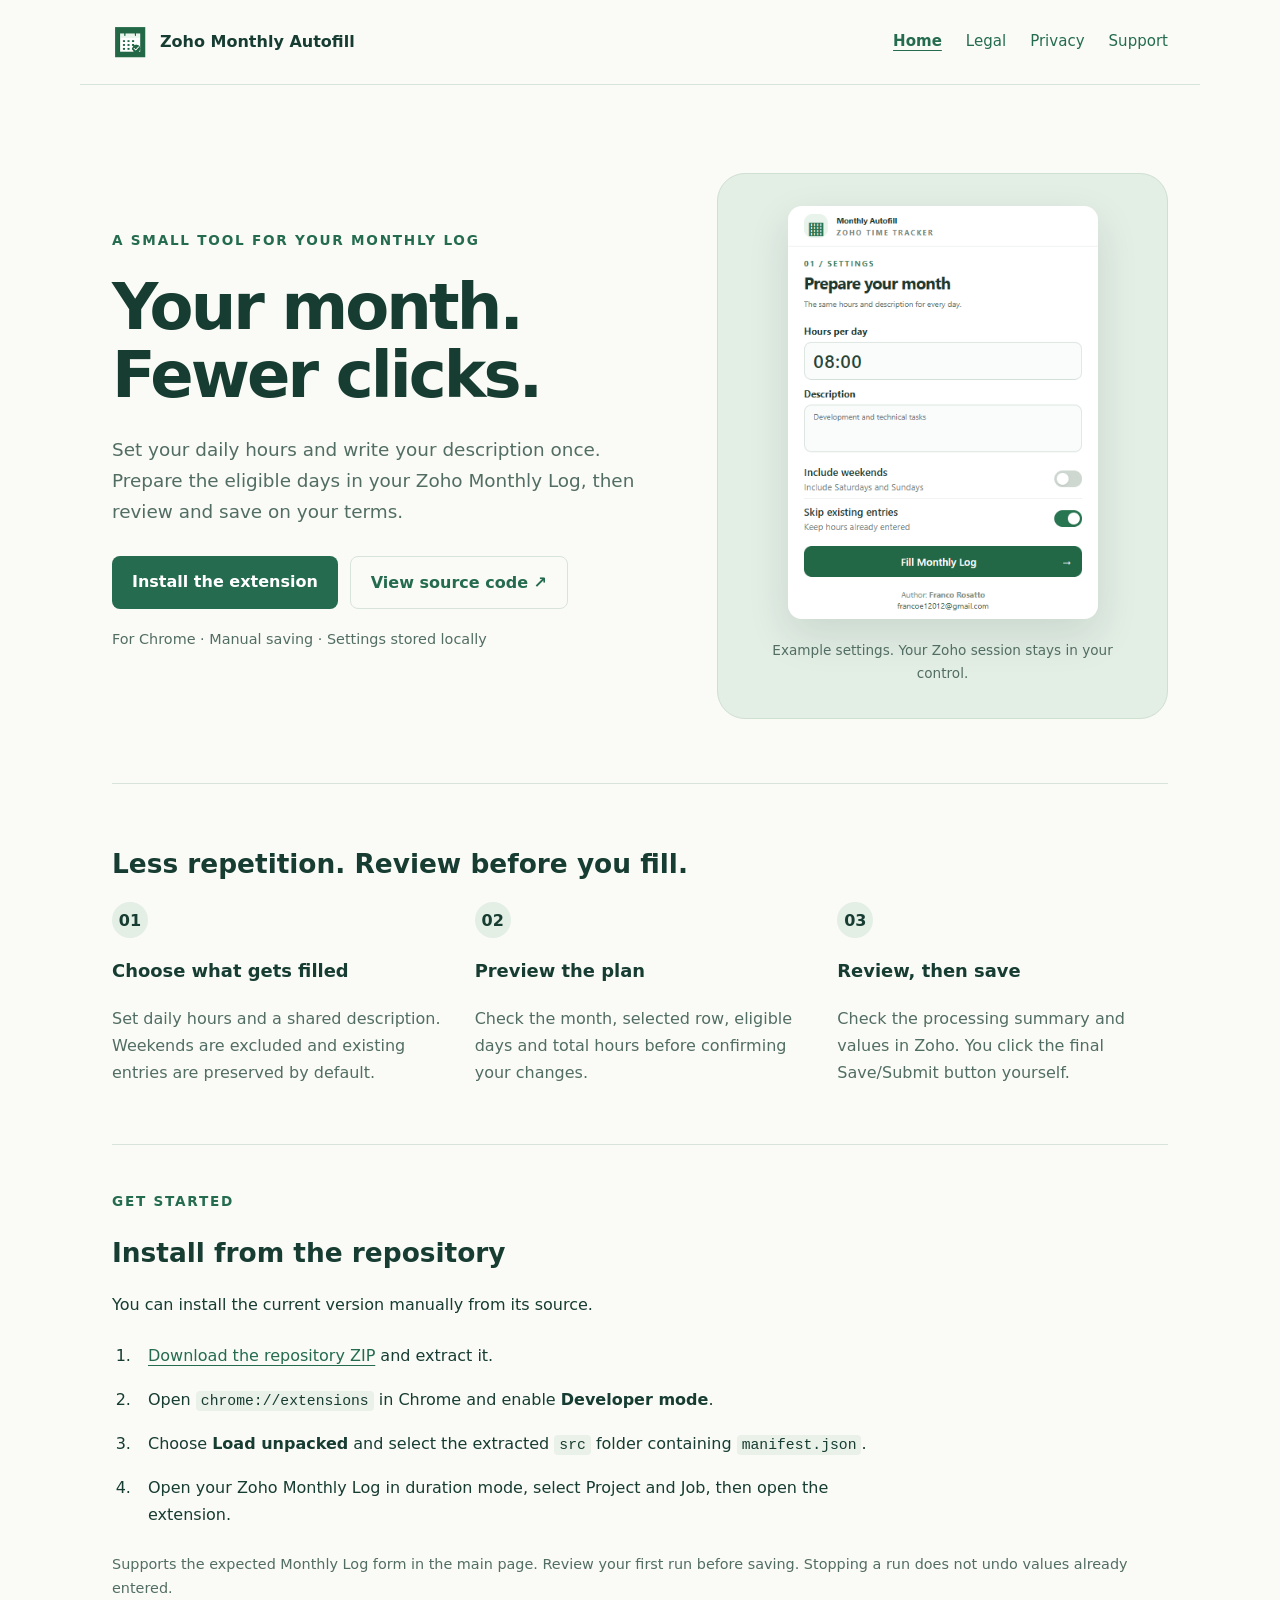
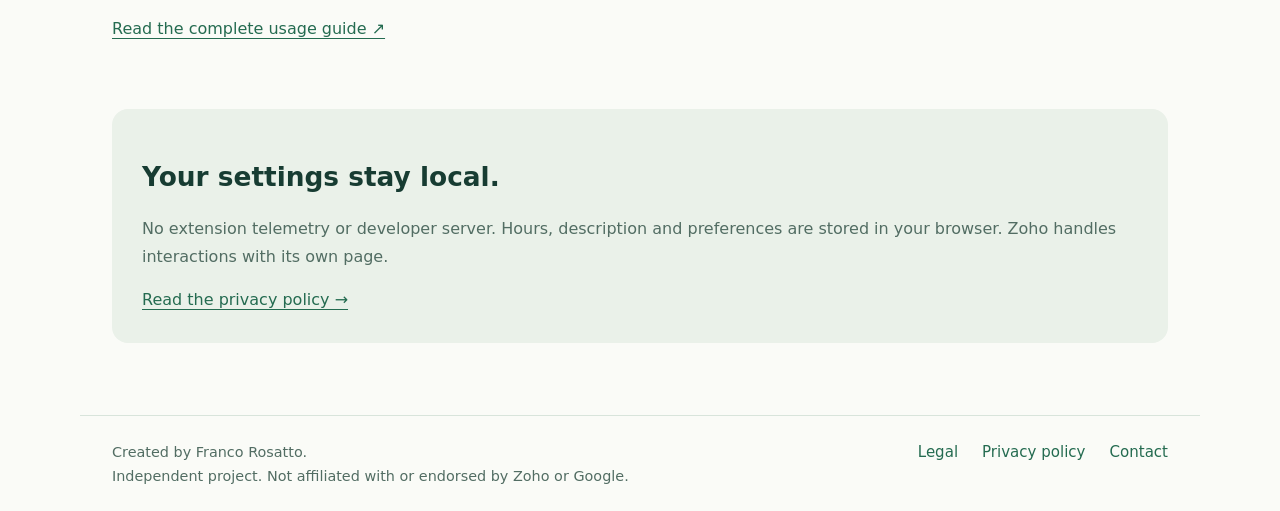
<file: docs/index.html>
<!doctype html>
<html lang="en"><head><meta charset="utf-8"><meta name="viewport" content="width=device-width,initial-scale=1"><meta name="description" content="Prepare hours and descriptions in your Zoho Monthly Log. Preview your changes, keep existing entries, and save manually."><title>Zoho Monthly Autofill — Your month. Fewer clicks.</title><link rel="icon" href="assets/icon.png"><link rel="stylesheet" href="site.css"></head><body>
<a class="skip" href="#main">Skip to content</a>
<header><a class="brand" href="index.html"><img src="assets/icon.png" alt="" width="36" height="36">Zoho Monthly Autofill</a><nav aria-label="Main navigation"><a href="index.html" aria-current="page">Home</a><a href="legal.html">Legal</a><a href="privacy-policy.html">Privacy</a><a href="support.html">Support</a></nav></header>
<main id="main" class="wrap">
<section class="hero" aria-labelledby="hero-title"><div><span class="eyebrow">A small tool for your Monthly Log</span><h1 id="hero-title">Your month.<br>Fewer clicks.</h1><p class="lead">Set your daily hours and write your description once. Prepare the eligible days in your Zoho Monthly Log, then review and save on your terms.</p><div class="actions"><a class="button" href="#install">Install the extension</a><a class="button secondary" href="https://github.com/frosatto/zoho-monthly-autofill">View source code ↗</a></div><p class="note">For Chrome · Manual saving · Settings stored locally</p></div><figure class="preview"><img src="assets/popup.png" alt="Extension settings with 08:00 hours, a reusable description, weekends excluded and existing entries preserved." width="390" height="525"><figcaption>Example settings. Your Zoho session stays in your control.</figcaption></figure></section>
<section class="section" aria-labelledby="features-title"><h2 id="features-title">Less repetition. Review before you fill.</h2><div class="features"><article><span class="number">01</span><h3>Choose what gets filled</h3><p>Set daily hours and a shared description. Weekends are excluded and existing entries are preserved by default.</p></article><article><span class="number">02</span><h3>Preview the plan</h3><p>Check the month, selected row, eligible days and total hours before confirming your changes.</p></article><article><span class="number">03</span><h3>Review, then save</h3><p>Check the processing summary and values in Zoho. You click the final Save/Submit button yourself.</p></article></div></section>
<section id="install" class="section" aria-labelledby="install-title"><span class="eyebrow">Get started</span><h2 id="install-title">Install from the repository</h2><p>You can install the current version manually from its source.</p><ol class="steps"><li><a href="https://github.com/frosatto/zoho-monthly-autofill/archive/refs/heads/main.zip">Download the repository ZIP</a> and extract it.</li><li>Open <code>chrome://extensions</code> in Chrome and enable <strong>Developer mode</strong>.</li><li>Choose <strong>Load unpacked</strong> and select the extracted <code>src</code> folder containing <code>manifest.json</code>.</li><li>Open your Zoho Monthly Log in duration mode, select Project and Job, then open the extension.</li></ol><p class="note">Supports the expected Monthly Log form in the main page. Review your first run before saving. Stopping a run does not undo values already entered.</p><a href="https://github.com/frosatto/zoho-monthly-autofill/blob/main/src/README.md">Read the complete usage guide ↗</a></section>
<aside class="privacy-callout"><h2>Your settings stay local.</h2><p>No extension telemetry or developer server. Hours, description and preferences are stored in your browser. Zoho handles interactions with its own page.</p><a href="privacy-policy.html">Read the privacy policy →</a></aside></main>
<footer><div><p>Created by Franco Rosatto.</p><p>Independent project. Not affiliated with or endorsed by Zoho or Google.</p></div><nav aria-label="Footer navigation"><a href="legal.html">Legal</a><a href="privacy-policy.html">Privacy policy</a><a href="mailto:francoe12012@gmail.com">Contact</a></nav></footer>
</body></html>
</file>
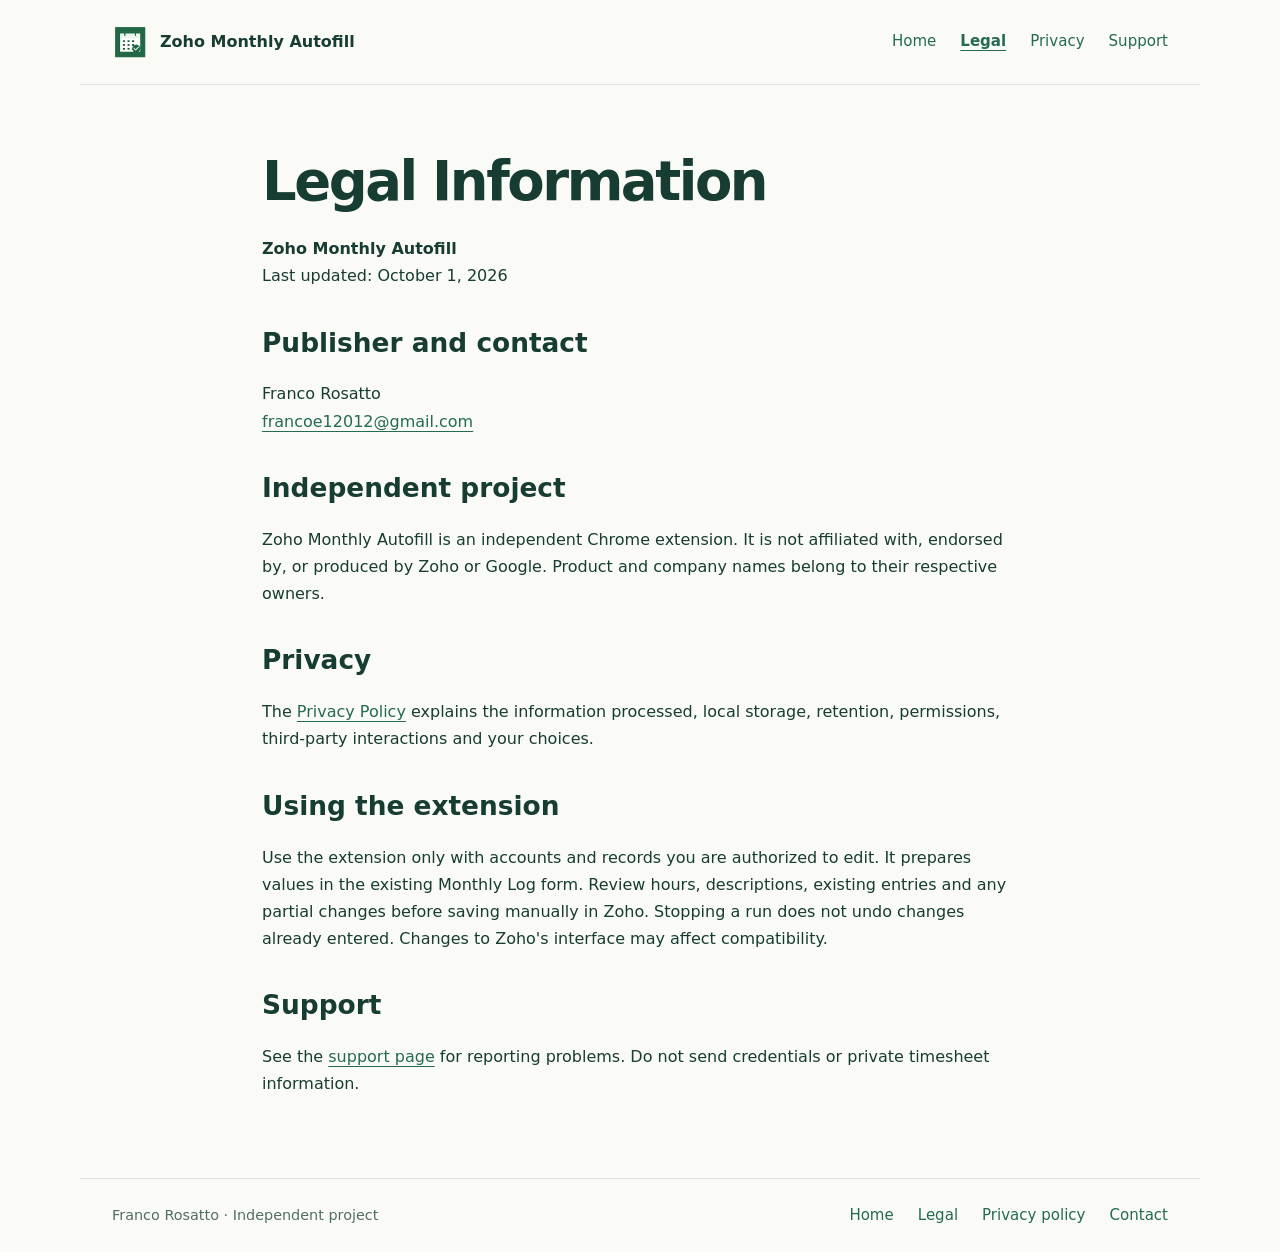
<file: docs/legal.html>
<!doctype html>
<html lang="en">
<head>
  <meta charset="utf-8">
  <meta name="viewport" content="width=device-width,initial-scale=1">
  <title>Legal Information — Zoho Monthly Autofill</title>
  <link rel="icon" href="assets/icon.png"><link rel="stylesheet" href="site.css">
</head>
<body><a class="skip" href="#main">Skip to content</a><header><a class="brand" href="index.html"><img src="assets/icon.png" alt="" width="36" height="36">Zoho Monthly Autofill</a><nav aria-label="Main navigation"><a href="index.html">Home</a><a href="legal.html" aria-current="page">Legal</a><a href="privacy-policy.html">Privacy</a><a href="support.html">Support</a></nav></header><main id="main" class="document">
  
    <h1>Legal Information</h1>
    <p><strong>Zoho Monthly Autofill</strong><br>Last updated: October 1, 2026</p>
    <h2>Publisher and contact</h2>
    <p>Franco Rosatto<br><a href="mailto:francoe12012@gmail.com">francoe12012@gmail.com</a></p>
    <h2>Independent project</h2>
    <p>Zoho Monthly Autofill is an independent Chrome extension. It is not affiliated with, endorsed by, or produced by Zoho or Google. Product and company names belong to their respective owners.</p>
    <h2>Privacy</h2>
    <p>The <a href="privacy-policy.html">Privacy Policy</a> explains the information processed, local storage, retention, permissions, third-party interactions and your choices.</p>
    <h2>Using the extension</h2>
    <p>Use the extension only with accounts and records you are authorized to edit. It prepares values in the existing Monthly Log form. Review hours, descriptions, existing entries and any partial changes before saving manually in Zoho. Stopping a run does not undo changes already entered. Changes to Zoho's interface may affect compatibility.</p>
    <h2>Support</h2>
    <p>See the <a href="support.html">support page</a> for reporting problems. Do not send credentials or private timesheet information.</p>
  
</main><footer><p>Franco Rosatto · Independent project</p><nav aria-label="Footer navigation"><a href="index.html">Home</a><a href="legal.html">Legal</a><a href="privacy-policy.html">Privacy policy</a><a href="mailto:francoe12012@gmail.com">Contact</a></nav></footer></body>
</html>
</file>
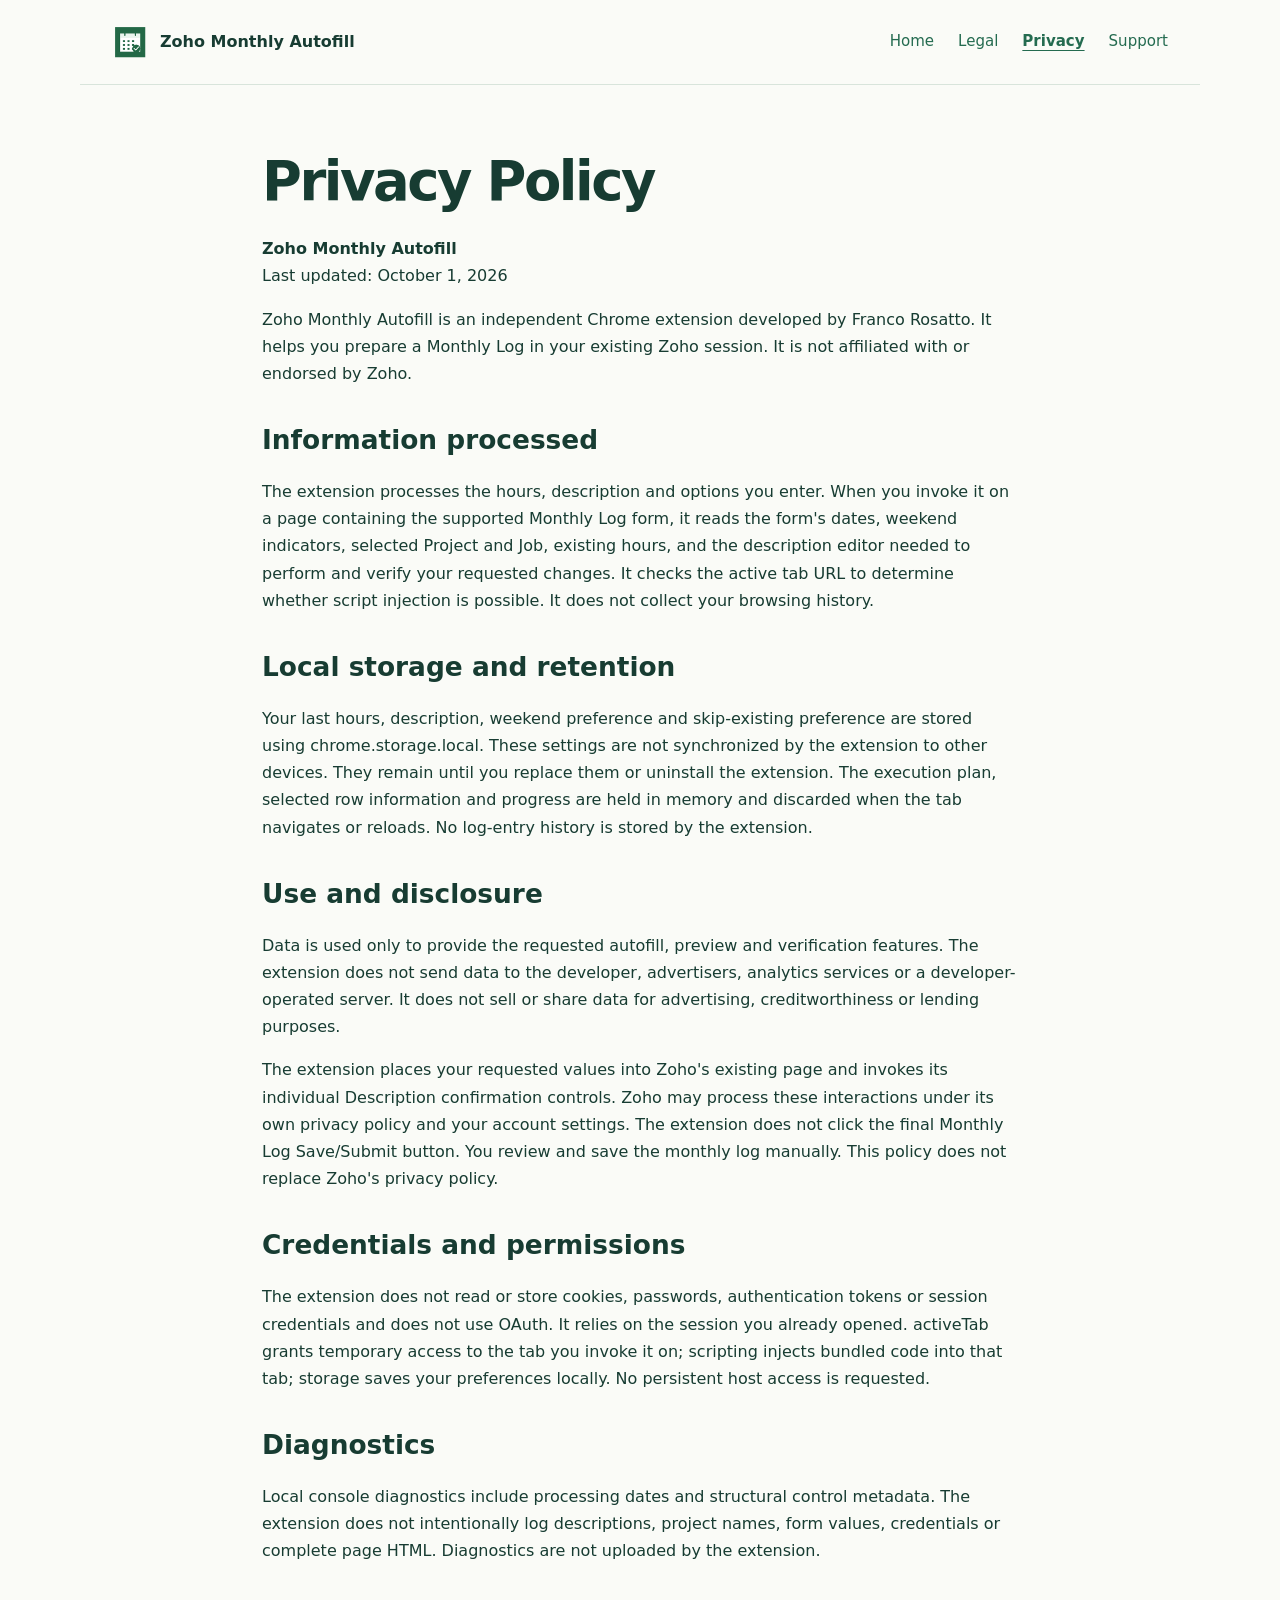
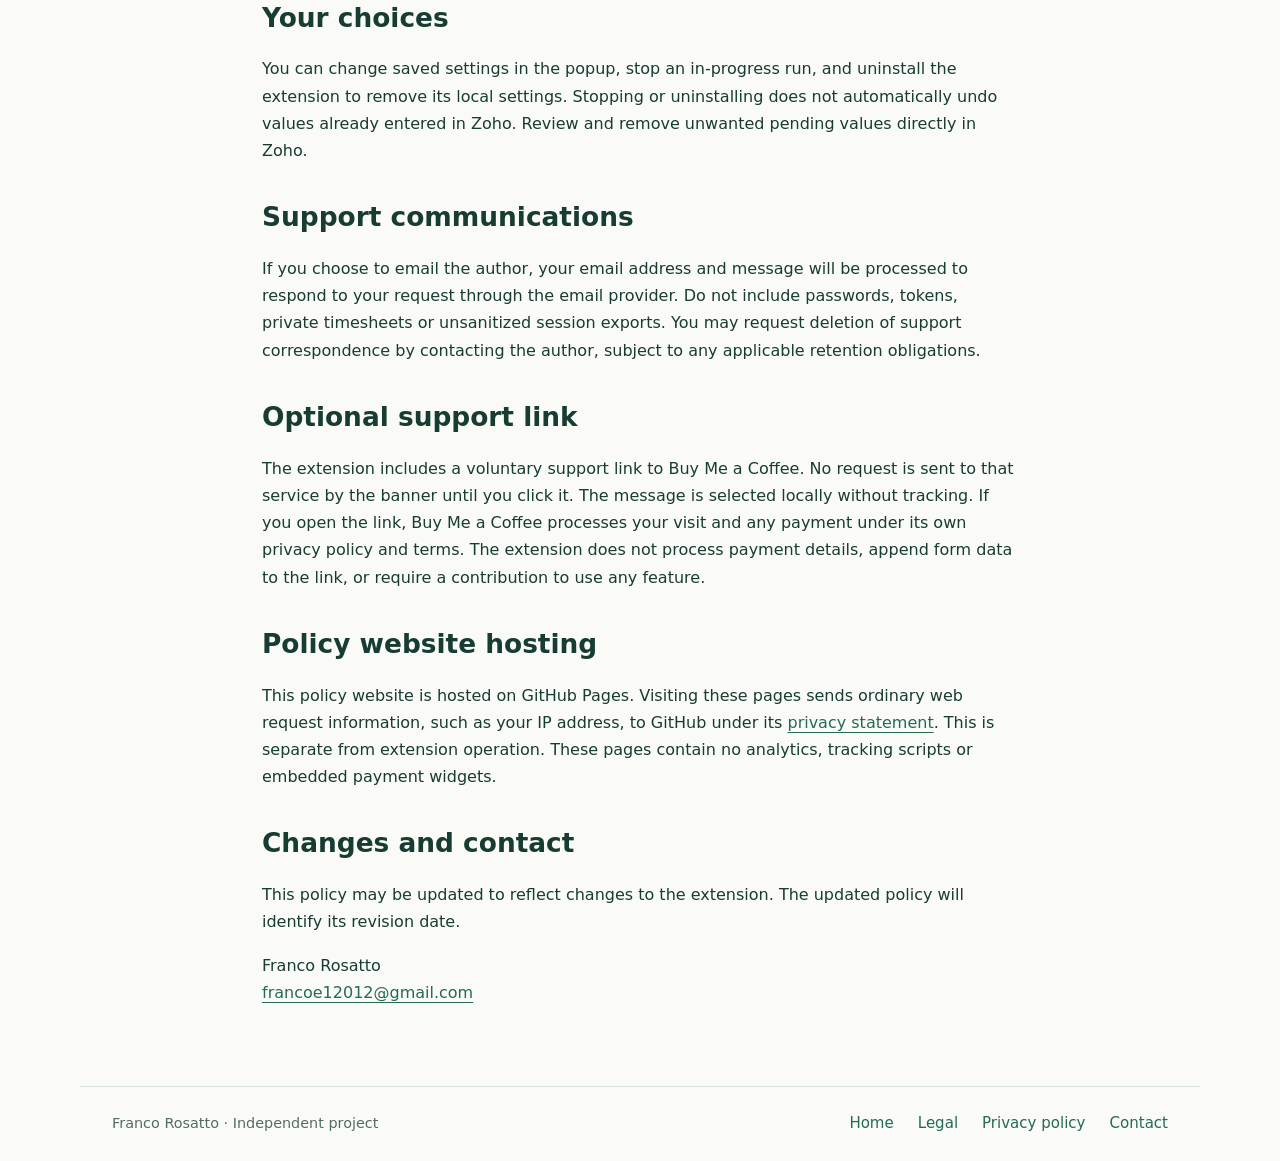
<file: docs/privacy-policy.html>
<!doctype html>
<html lang="en"><head><meta charset="utf-8"><meta name="viewport" content="width=device-width,initial-scale=1"><title>Privacy Policy — Zoho Monthly Autofill</title><link rel="icon" href="assets/icon.png"><link rel="stylesheet" href="site.css"></head><body><a class="skip" href="#main">Skip to content</a><header><a class="brand" href="index.html"><img src="assets/icon.png" alt="" width="36" height="36">Zoho Monthly Autofill</a><nav aria-label="Main navigation"><a href="index.html">Home</a><a href="legal.html">Legal</a><a href="privacy-policy.html" aria-current="page">Privacy</a><a href="support.html">Support</a></nav></header><main id="main" class="document">
<h1>Privacy Policy</h1><p><strong>Zoho Monthly Autofill</strong><br>Last updated: October 1, 2026</p>
<p>Zoho Monthly Autofill is an independent Chrome extension developed by Franco Rosatto. It helps you prepare a Monthly Log in your existing Zoho session. It is not affiliated with or endorsed by Zoho.</p>
<h2>Information processed</h2><p>The extension processes the hours, description and options you enter. When you invoke it on a page containing the supported Monthly Log form, it reads the form's dates, weekend indicators, selected Project and Job, existing hours, and the description editor needed to perform and verify your requested changes. It checks the active tab URL to determine whether script injection is possible. It does not collect your browsing history.</p>
<h2>Local storage and retention</h2><p>Your last hours, description, weekend preference and skip-existing preference are stored using chrome.storage.local. These settings are not synchronized by the extension to other devices. They remain until you replace them or uninstall the extension. The execution plan, selected row information and progress are held in memory and discarded when the tab navigates or reloads. No log-entry history is stored by the extension.</p>
<h2>Use and disclosure</h2><p>Data is used only to provide the requested autofill, preview and verification features. The extension does not send data to the developer, advertisers, analytics services or a developer-operated server. It does not sell or share data for advertising, creditworthiness or lending purposes.</p><p>The extension places your requested values into Zoho's existing page and invokes its individual Description confirmation controls. Zoho may process these interactions under its own privacy policy and your account settings. The extension does not click the final Monthly Log Save/Submit button. You review and save the monthly log manually. This policy does not replace Zoho's privacy policy.</p>
<h2>Credentials and permissions</h2><p>The extension does not read or store cookies, passwords, authentication tokens or session credentials and does not use OAuth. It relies on the session you already opened. activeTab grants temporary access to the tab you invoke it on; scripting injects bundled code into that tab; storage saves your preferences locally. No persistent host access is requested.</p>
<h2>Diagnostics</h2><p>Local console diagnostics include processing dates and structural control metadata. The extension does not intentionally log descriptions, project names, form values, credentials or complete page HTML. Diagnostics are not uploaded by the extension.</p>
<h2>Your choices</h2><p>You can change saved settings in the popup, stop an in-progress run, and uninstall the extension to remove its local settings. Stopping or uninstalling does not automatically undo values already entered in Zoho. Review and remove unwanted pending values directly in Zoho.</p>
<h2>Support communications</h2><p>If you choose to email the author, your email address and message will be processed to respond to your request through the email provider. Do not include passwords, tokens, private timesheets or unsanitized session exports. You may request deletion of support correspondence by contacting the author, subject to any applicable retention obligations.</p>
<h2>Optional support link</h2><p>The extension includes a voluntary support link to Buy Me a Coffee. No request is sent to that service by the banner until you click it. The message is selected locally without tracking. If you open the link, Buy Me a Coffee processes your visit and any payment under its own privacy policy and terms. The extension does not process payment details, append form data to the link, or require a contribution to use any feature.</p><h2>Policy website hosting</h2><p>This policy website is hosted on GitHub Pages. Visiting these pages sends ordinary web request information, such as your IP address, to GitHub under its <a href="https://docs.github.com/en/site-policy/privacy-policies/github-general-privacy-statement">privacy statement</a>. This is separate from extension operation. These pages contain no analytics, tracking scripts or embedded payment widgets.</p><h2>Changes and contact</h2><p>This policy may be updated to reflect changes to the extension. The updated policy will identify its revision date.</p><p>Franco Rosatto<br><a href="mailto:francoe12012@gmail.com">francoe12012@gmail.com</a></p>
</main><footer><p>Franco Rosatto · Independent project</p><nav aria-label="Footer navigation"><a href="index.html">Home</a><a href="legal.html">Legal</a><a href="privacy-policy.html">Privacy policy</a><a href="mailto:francoe12012@gmail.com">Contact</a></nav></footer></body></html>
</file>
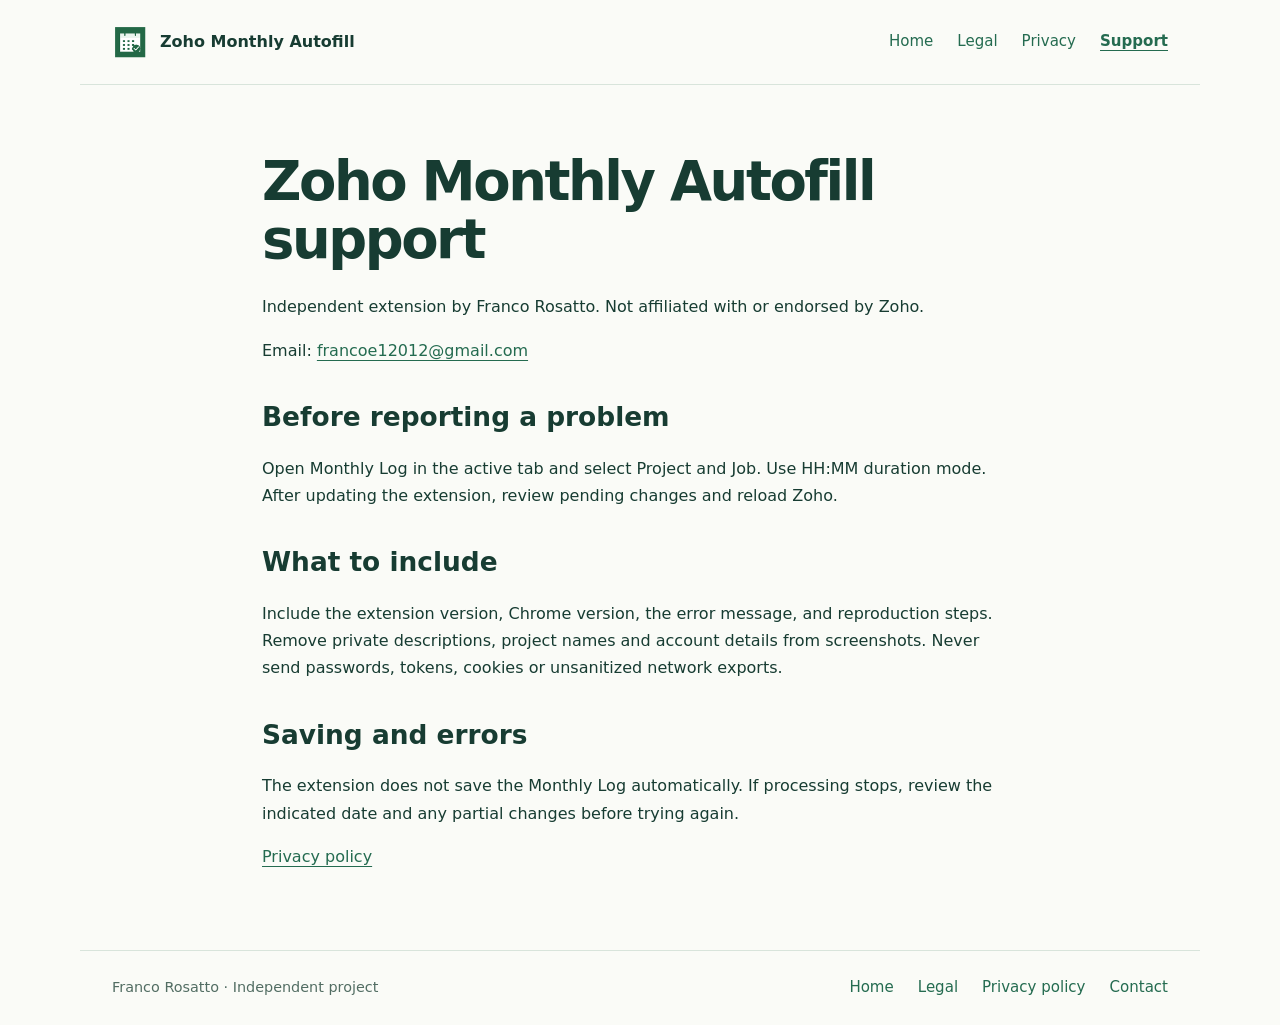
<file: docs/support.html>
<!doctype html><html lang="en"><head><meta charset="utf-8"><meta name="viewport" content="width=device-width,initial-scale=1"><title>Support — Zoho Monthly Autofill</title><link rel="icon" href="assets/icon.png"><link rel="stylesheet" href="site.css"></head><body><a class="skip" href="#main">Skip to content</a><header><a class="brand" href="index.html"><img src="assets/icon.png" alt="" width="36" height="36">Zoho Monthly Autofill</a><nav aria-label="Main navigation"><a href="index.html">Home</a><a href="legal.html">Legal</a><a href="privacy-policy.html">Privacy</a><a href="support.html" aria-current="page">Support</a></nav></header><main id="main" class="document"><h1>Zoho Monthly Autofill support</h1><p>Independent extension by Franco Rosatto. Not affiliated with or endorsed by Zoho.</p><p>Email: <a href="mailto:francoe12012@gmail.com">francoe12012@gmail.com</a></p><h2>Before reporting a problem</h2><p>Open Monthly Log in the active tab and select Project and Job. Use HH:MM duration mode. After updating the extension, review pending changes and reload Zoho.</p><h2>What to include</h2><p>Include the extension version, Chrome version, the error message, and reproduction steps. Remove private descriptions, project names and account details from screenshots. Never send passwords, tokens, cookies or unsanitized network exports.</p><h2>Saving and errors</h2><p>The extension does not save the Monthly Log automatically. If processing stops, review the indicated date and any partial changes before trying again.</p><p><a href="privacy-policy.html">Privacy policy</a></p></main><footer><p>Franco Rosatto · Independent project</p><nav aria-label="Footer navigation"><a href="index.html">Home</a><a href="legal.html">Legal</a><a href="privacy-policy.html">Privacy policy</a><a href="mailto:francoe12012@gmail.com">Contact</a></nav></footer></body></html>
</file>
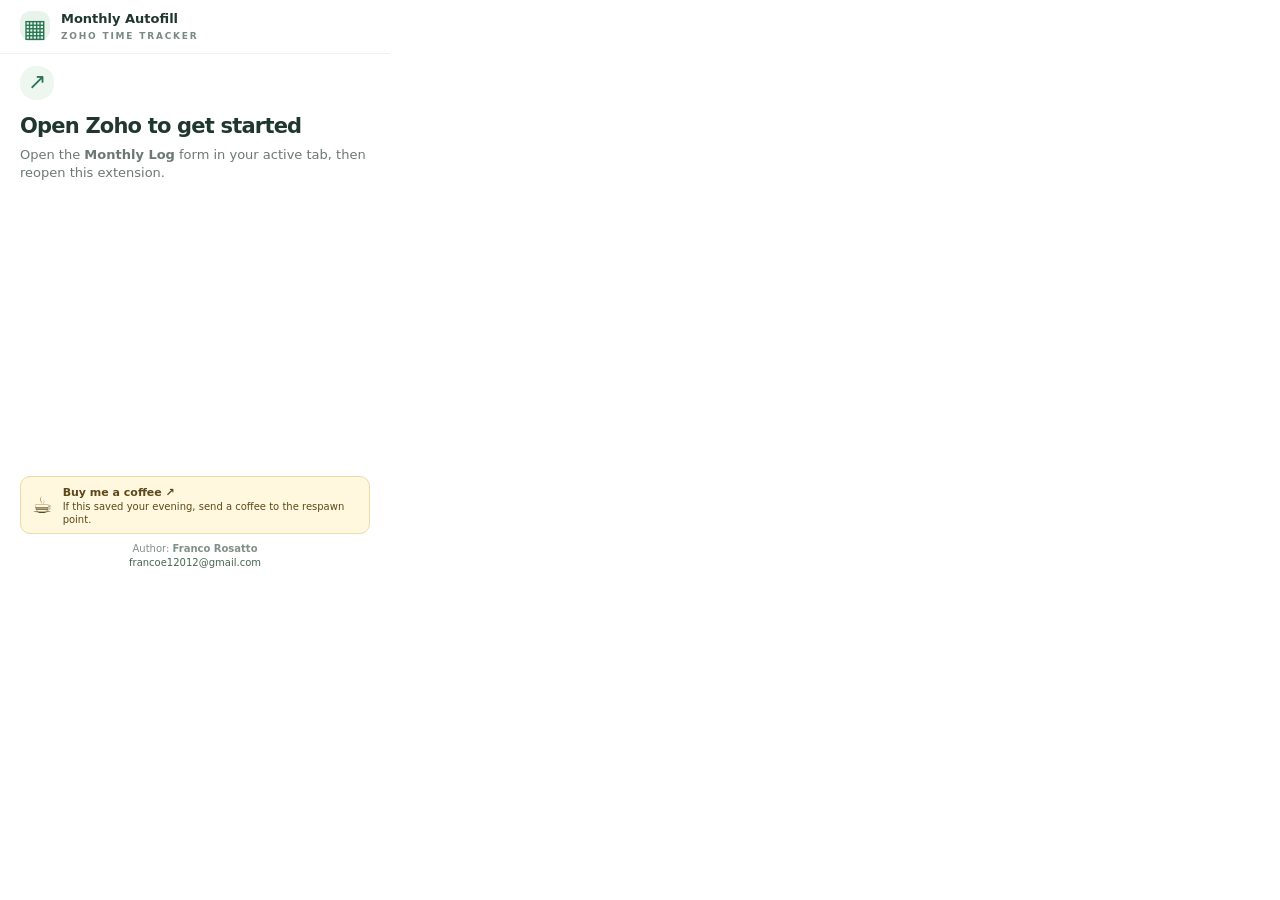
<file: src/popup.html>
<!doctype html>
<html lang="en"><head><meta charset="utf-8"><meta name="viewport" content="width=device-width, initial-scale=1"><title>Zoho Monthly Autofill</title><link rel="stylesheet" href="popup.css"><script src="core.js" defer></script><script src="popup.js" defer></script><script src="coffee.js" defer></script></head>
<body>
<header><span class="brand-icon" aria-hidden="true">▦</span><span>Monthly Autofill<small>ZOHO TIME TRACKER</small></span></header>
<main>
<section data-view="loading"><div class="symbol">◌</div><h1>Connecting…</h1><p>Looking for the open Monthly Log.</p></section>
<section data-view="unavailable" hidden><div class="symbol">↗</div><h1>Open Zoho to get started</h1><p>Open the <strong>Monthly Log</strong> form in your active tab, then reopen this extension.</p></section>
<section data-view="settings" hidden><span class="eyebrow">01 / SETTINGS</span><h1>Prepare your month</h1><p>The same hours and description for every day.</p>
<form id="settings"><fieldset id="fields"><label for="hours">Hours per day</label><input id="hours" value="08:00" required autocomplete="off" placeholder="08:00"><label for="description">Description</label><textarea id="description" rows="2" maxlength="10000" required placeholder="Development and technical tasks"></textarea>
<div class="options"><label class="toggle"><span>Include weekends<small>Include Saturdays and Sundays</small></span><input id="includeWeekends" type="checkbox" role="switch"></label><label class="toggle"><span>Skip existing entries<small>Keep hours already entered</small></span><input id="skipExisting" type="checkbox" role="switch" checked></label></div>
<button type="submit" id="preview">Fill Monthly Log <span aria-hidden="true">→</span></button></fieldset></form></section>
<section data-view="confirmation" hidden><span class="eyebrow">02 / CONFIRMATION</span><h1>Ready to fill your month</h1><p id="preview-context"></p><div class="metrics"><div><strong id="preview-days"></strong><span>days to fill</span></div><div><strong id="preview-hours"></strong><span>total hours</span></div></div><div class="description-card"><small>GLOBAL DESCRIPTION</small><p id="preview-description"></p></div><p id="preview-skipped" class="muted"></p><button id="continue" type="button">Confirm and fill</button><button id="back" class="secondary" type="button">Back to settings</button></section>
<section data-view="running" hidden><div class="symbol">◌</div><h1>Filling your month</h1><p id="progress-message">Applying hours and description…</p><progress id="progress" aria-label="Completed days"></progress><p class="muted">You can close this window and reopen it to check the result.</p><button id="stop" type="button" class="secondary">Stop filling</button></section>
<section data-view="summary" hidden><div class="symbol" id="summary-icon">✓</div><h1 id="summary-title">Your month is ready</h1><p id="summary-message"></p><div class="metrics"><div><strong id="summary-days">0</strong><span>days completed</span></div><div><strong id="summary-hours">00:00</strong><span>hours completed</span></div></div><dl><div><dt>Weekend days skipped</dt><dd id="summary-weekends">0</dd></div><div><dt>Existing entries kept</dt><dd id="summary-existing">0</dd></div><div><dt>Errors</dt><dd id="summary-errors">0</dd></div></dl><p class="notice">Review the result in Zoho, then click Save/Submit manually.</p><button id="restart" class="secondary" type="button">Back to settings</button></section>
<p id="status" role="status" aria-live="polite" hidden></p>
</main><a class="coffee-banner" href="https://buymeacoffee.com/franco.rosatto" target="_blank" rel="noopener noreferrer" aria-label="Buy Franco a coffee on Buy Me a Coffee (opens in a new tab)"><span class="coffee-icon" aria-hidden="true">☕</span><span class="coffee-copy"><strong>Buy me a coffee <span aria-hidden="true">↗</span></strong><span id="coffee-message">Time saved. Side quest unlocked: buy the dev a coffee.</span></span></a><footer id="footer"><span>Author: <strong>Franco Rosatto</strong></span><a href="mailto:francoe12012@gmail.com">francoe12012@gmail.com</a></footer></body></html>
</file>
<file: docs/site.css>
:root{--ink:#173c32;--muted:#526d63;--green:#246b50;--line:#d8e4db}*{box-sizing:border-box}html{scroll-behavior:smooth}body{margin:0;background:#fafbf7;color:var(--ink);font:16px/1.7 system-ui,sans-serif}a{color:var(--green);text-underline-offset:4px}a:focus-visible{outline:3px solid #ad5c19;outline-offset:5px}img{max-width:100%;height:auto}header,footer,.wrap{max-width:1120px;margin:auto;padding:24px 32px}header{display:flex;align-items:center;justify-content:space-between;gap:24px;border-bottom:1px solid var(--line)}.brand{display:flex;align-items:center;gap:12px;font-weight:750;text-decoration:none;color:var(--ink)}.brand img{width:36px;height:36px}nav{display:flex;gap:24px;flex-wrap:wrap}nav a{text-decoration:none;font-size:.94rem}nav a[aria-current=page]{font-weight:750;text-decoration:underline}.skip{position:absolute;left:16px;top:-100px;background:white;padding:8px 16px;z-index:10}.skip:focus{top:8px}.hero{display:grid;grid-template-columns:1.2fr 1fr;gap:64px;align-items:center;padding:64px 0}.eyebrow{font-size:.85rem;font-weight:750;letter-spacing:.13em;text-transform:uppercase;color:var(--green)}h1{font-size:clamp(2.6rem,5vw,4.5rem);line-height:1.07;letter-spacing:-.045em;margin:20px 0 24px}h2{font-size:1.65rem;line-height:1.25}h3{font-size:1.12rem}.lead{font-size:1.15rem;color:var(--muted);max-width:550px}.actions{display:flex;gap:12px;flex-wrap:wrap;margin:28px 0 18px}.button{display:inline-flex;padding:12px 20px;border-radius:8px;background:var(--green);color:white;text-decoration:none;font-weight:650}.button.secondary{background:transparent;color:var(--green);border:1px solid var(--line)}.note{font-size:.9rem;color:var(--muted)}.preview{background:#e3eee5;border:1px solid #cfdfd0;border-radius:28px;padding:32px;text-align:center;margin:0}.preview img{display:block;width:310px;margin:auto;border-radius:14px;box-shadow:0 16px 40px #173c3220}.preview figcaption{font-size:.85rem;color:var(--muted);margin-top:20px}.section{border-top:1px solid var(--line);padding:42px 0}.features{display:grid;grid-template-columns:repeat(3,1fr);gap:32px}.features p{color:var(--muted)}.number{display:inline-flex;width:36px;height:36px;border-radius:50%;background:#e3eee5;align-items:center;justify-content:center;font-weight:750}.steps{max-width:760px;padding-left:24px}.steps li{padding:8px 0 8px 12px}.privacy-callout{background:#eaf1e9;border-radius:16px;padding:30px;margin:24px 0 48px}.privacy-callout p{color:var(--muted)}footer{border-top:1px solid var(--line);display:flex;justify-content:space-between;gap:24px;flex-wrap:wrap;font-size:.9rem;color:var(--muted)}footer p{margin:0}.document{max-width:820px;margin:auto;padding:48px 32px 64px}.document h1{font-size:clamp(2.3rem,5vw,3.4rem)}.document h2{margin-top:36px}.document p,.document a{overflow-wrap:anywhere}code{font-size:.92em;background:#eaf1e9;padding:2px 5px;border-radius:4px}@media(max-width:760px){header,footer,.wrap{padding:20px}header{align-items:flex-start;flex-direction:column;gap:14px}nav{gap:18px}.hero{grid-template-columns:1fr;gap:24px;padding:36px 0}.preview{padding:24px}.features{grid-template-columns:1fr;gap:8px}.document{padding:28px 20px 48px}.section{padding:28px 0}}@media(prefers-reduced-motion:reduce){html{scroll-behavior:auto}}
</file>
<file: src/popup.css>
:root{color-scheme:light;font:13px/1.4 system-ui,sans-serif;color:#20372f;background:#fff}
*{box-sizing:border-box}
/* Chrome sizes action popups from the document. Viewport-relative height caps
   create a sizing loop while the popup is opening, collapsing it to the header. */
html{width:390px;height:580px;overflow:hidden}
body{margin:0;width:390px;height:580px;overflow:hidden;display:flex;flex-direction:column}
header{display:flex;align-items:center;gap:11px;padding:10px 20px;border-bottom:1px solid #edf0ee;font-weight:700}
header small{display:block;font-size:9px;letter-spacing:1.8px;color:#7a8981;margin-top:2px}
.brand-icon{display:grid;place-items:center;width:30px;height:30px;border-radius:11px;background:#e8f3ec;font-size:25px;color:#287551}
main{padding:12px 20px;flex:1;min-height:0;display:flex;flex-direction:column;gap:8px}
h1{font-size:21px;line-height:1.2;letter-spacing:-.8px;margin:5px 0 7px}
p{color:#6b7972;margin:0 0 10px}
.eyebrow{font-size:10px;letter-spacing:1.6px;font-weight:700;color:#418362}
fieldset{border:0;padding:0;margin:0;min-width:0}
label:not(.toggle){display:block;font-size:12px;font-weight:650;margin:7px 0 5px}
input:not([type=checkbox]),textarea{width:100%;font:inherit;border:1px solid #d4dfd8;border-radius:10px;background:#fafcfb;padding:7px 11px;color:#243f31}
#hours{font-size:23px;font-weight:600;letter-spacing:1px;font-variant-numeric:tabular-nums}
textarea{resize:none;height:54px;min-height:54px;overflow:auto}
.options{margin:7px 0}
.toggle{display:flex;align-items:center;justify-content:space-between;gap:12px;padding:7px 0;cursor:pointer}
.toggle+.toggle{border-top:1px solid #edf0ee}
.toggle span{font-size:13px;font-weight:600}
.toggle small{display:block;font-size:11px;color:#78877e;font-weight:400;margin-top:2px}
input[type=checkbox]{appearance:none;width:35px;height:21px;border-radius:20px;background:#ced8d1;position:relative;flex-shrink:0;cursor:pointer;margin:0}
input[type=checkbox]:before{content:'';position:absolute;top:3px;left:3px;width:15px;height:15px;background:white;border-radius:50%;box-shadow:0 1px 3px #0002}
input[type=checkbox]:checked{background:#287551}
input[type=checkbox]:checked:before{left:17px}
button{width:100%;border:0;border-radius:10px;padding:11px 14px;background:#236846;color:white;font:600 13px system-ui;cursor:pointer}
button span{float:right}
.secondary{margin-top:9px;background:#f1f5f2;color:#476653}
button:disabled{opacity:.5;cursor:default}
:focus-visible{outline:3px solid #74acd3;outline-offset:3px}
footer{padding:0 20px 10px;text-align:center;font-size:10px;color:#819087}
.symbol{width:34px;height:34px;display:grid;place-items:center;border-radius:16px;background:#edf6ef;color:#287551;font-size:22px;margin-bottom:9px}
.metrics{display:grid;grid-template-columns:1fr 1fr;border:1px solid #dfe8e2;border-radius:13px;background:#f7faf8;margin:10px 0}
.metrics div{padding:11px 14px}
.metrics div+div{border-left:1px solid #dfe8e2}
.metrics strong{display:block;font-size:25px;font-weight:600;letter-spacing:-1px;font-variant-numeric:tabular-nums}
.metrics span{font-size:11px;color:#718077}
.description-card{background:#fafbf9;border-radius:10px;padding:10px;margin-bottom:9px}
.description-card small{font-size:9px;letter-spacing:1px;color:#7b897f}
.description-card p{white-space:pre-wrap;overflow-wrap:anywhere;max-height:60px;overflow:auto;margin:7px 0 0;color:#3f5648;font-size:12px}
.muted{font-size:12px}
.notice{background:#edf5ef;padding:12px;border-radius:10px;font-size:12px;color:#4d6a57;margin:10px 0 5px}
dl{margin:0}
dl div{display:flex;justify-content:space-between;padding:5px 0;color:#6b7972;font-size:12px}
dd{margin:0;color:#284835;font-weight:600}
#status{margin:0;padding:8px 10px;background:#fff0ec;color:#9d4030;border-radius:8px;font-size:12px;white-space:pre-wrap;overflow-wrap:anywhere}
progress{width:100%;height:7px;accent-color:#287551;margin:2px 0 20px}
[hidden]{display:none!important}


/* Keep actions visible: only variable-length text scrolls inside its own area. */
header,footer{flex-shrink:0}
section[data-view]{min-height:0;display:flex;flex-direction:column}
section[data-view]>:not(p):not(.description-card){flex-shrink:0}
section[data-view]>p{flex-shrink:1;min-height:0;overflow:auto;overflow-wrap:anywhere}
#status{flex-shrink:1;min-height:0;max-height:68px;overflow:auto}
#summary-message{max-height:72px}
.description-card{min-height:0;flex-shrink:1;overflow:hidden}
#settings{margin:0}
#description{display:block}

footer span,footer a{display:block}footer a{color:#476653;text-decoration:none}footer a:hover{text-decoration:underline}

section[data-view=settings]>p{flex-shrink:0;font-size:12px;margin-bottom:6px;overflow:visible}


/* Reserve a fixed banner area so random copy cannot move the action buttons. */
.coffee-banner{display:flex;align-items:center;gap:10px;flex:0 0 58px;min-height:58px;margin:0 20px 8px;padding:8px 11px;border:1px solid #eadba8;border-radius:10px;background:#fff8df;color:#5c4818;text-decoration:none}
.coffee-banner:hover{background:#fff1be;border-color:#d9bd67}
.coffee-icon{font-size:23px;flex-shrink:0}
.coffee-copy{min-width:0;display:block}
.coffee-copy strong{display:block;font-size:11px;line-height:15px}
#coffee-message{display:block;font-size:10px;line-height:13px;overflow-wrap:anywhere}
</file>
